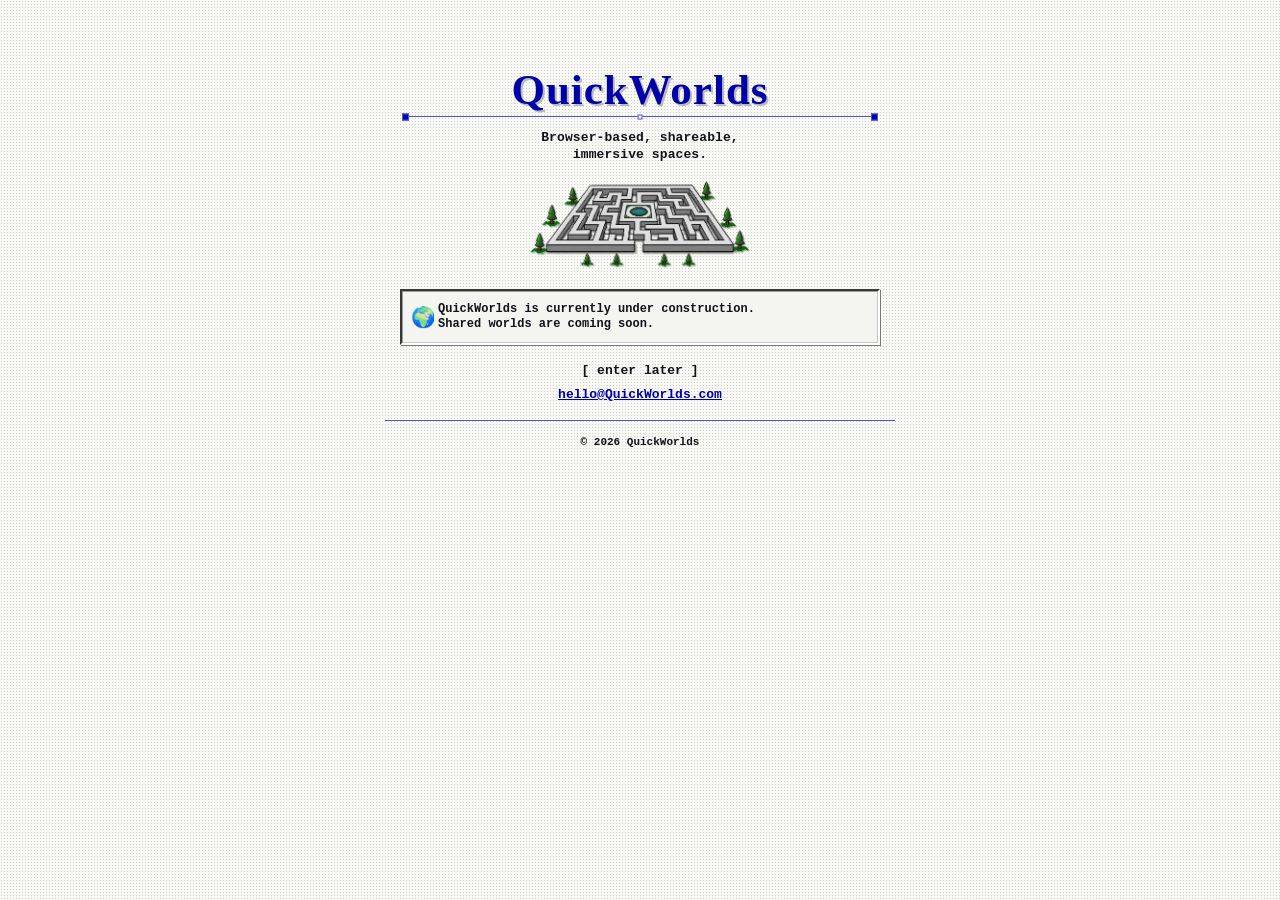
<file: index.html>
<!doctype html>
<html lang="en">
  <head>
    <meta charset="utf-8">
    <meta name="viewport" content="width=device-width, initial-scale=1">
    <meta name="description" content="QuickWorlds — browser-based, shareable, immersive spaces. Shared worlds are coming soon.">
    <meta name="theme-color" content="#f8f8f4">
    <title>QuickWorlds</title>
    <link rel="icon" href="favicon.svg?v=qw-1" type="image/svg+xml">
    <link rel="stylesheet" href="styles.css?v=20260902-1">
  </head>
  <body>
    <main class="page-shell">
      <header class="site-header">
        <h1>QuickWorlds</h1>
        <div class="rule rule--ornamented" aria-hidden="true">
          <span></span>
        </div>
        <p class="subtitle">Browser-based, shareable,<br>immersive spaces.</p>
      </header>

      <figure class="labyrinth">
        <a
          href="worlds/grass-field/index.html?build=20260912-embodiment&amp;offline=1"
          data-quickworlds-loading
          data-quickworld-url="worlds/grass-field/releases/20260912-embodiment/"
          data-quickworld-return="./"
          data-canonical-quicktheme
          aria-label="Enter the Grass Field QuickWorld"
        >
          <img
            src="assets/labyrinth-selected-transparent.png"
            width="1825"
            height="862"
            alt="A pixel-art stone labyrinth with evergreen trees, a central pool, and a front entrance"
          >
        </a>
      </figure>

      <section class="status-box" aria-labelledby="construction-message">
        <span class="globe" aria-hidden="true">🌍</span>
        <p id="construction-message">
          QuickWorlds is currently under construction.<br>
          Shared worlds are coming soon.
        </p>
      </section>

      <p class="enter-link">
        <span>[ enter later ]</span>
      </p>

      <p class="mobile-world-message" data-mobile-world-message tabindex="-1" hidden>
        This QuickWorld is currently available on desktop. Mobile worlds are coming later.
      </p>

      <section id="coming-soon" class="visually-hidden" aria-label="Coming soon">
        Shared worlds are coming soon.
      </section>

      <p class="contact-link">
        <a href="mailto:hello@quickworlds.com">hello@QuickWorlds.com</a>
      </p>

      <footer>
        <div class="rule" aria-hidden="true"></div>
        <p>&copy; 2026 QuickWorlds</p>
      </footer>
    </main>

    <div
      class="loading-overlay"
      data-loading-overlay
      role="dialog"
      aria-label="QuickWorlds loading sequence"
      aria-modal="true"
      hidden
    >
      <canvas
        class="loading-logo"
        data-loading-logo
        width="1874"
        height="839"
        aria-hidden="true"
      ></canvas>
    </div>

    <script src="loading-demo.js?v=20260908-intro-motion"></script>
  </body>
</html>
</file>
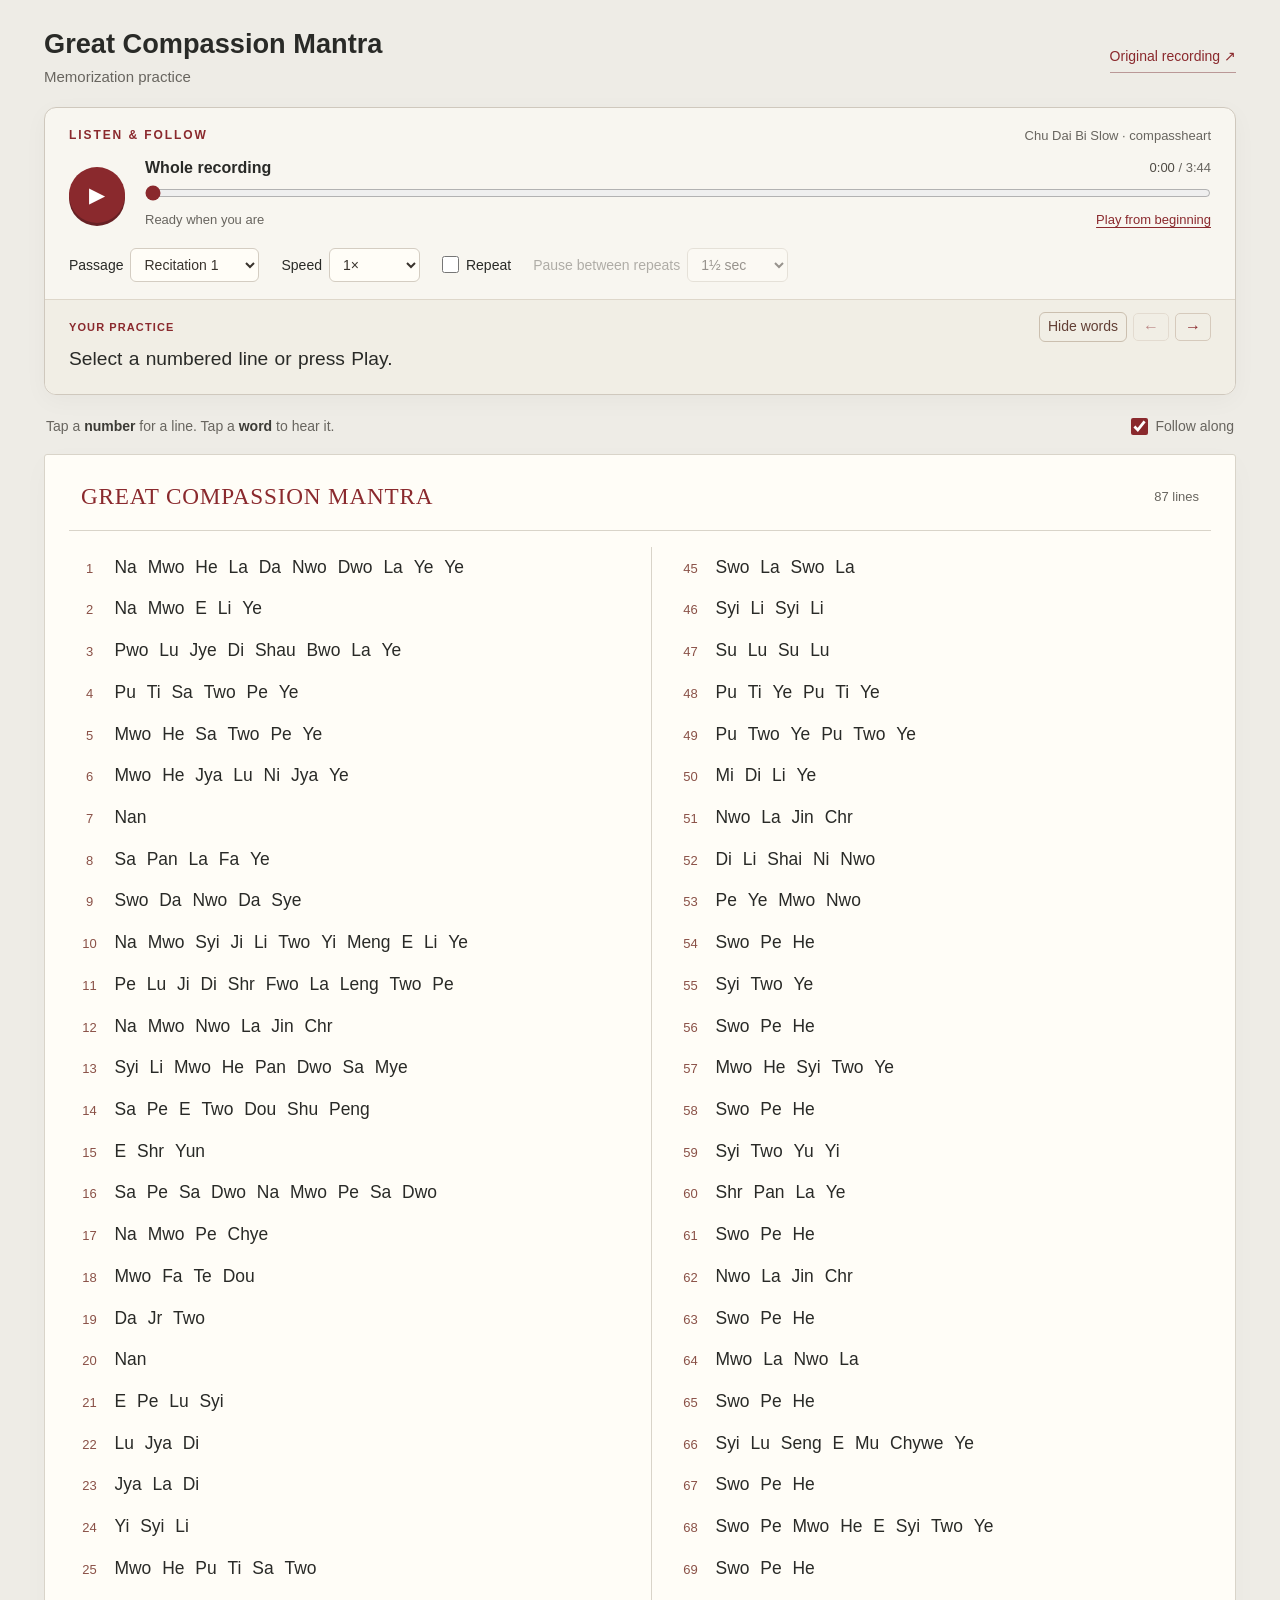
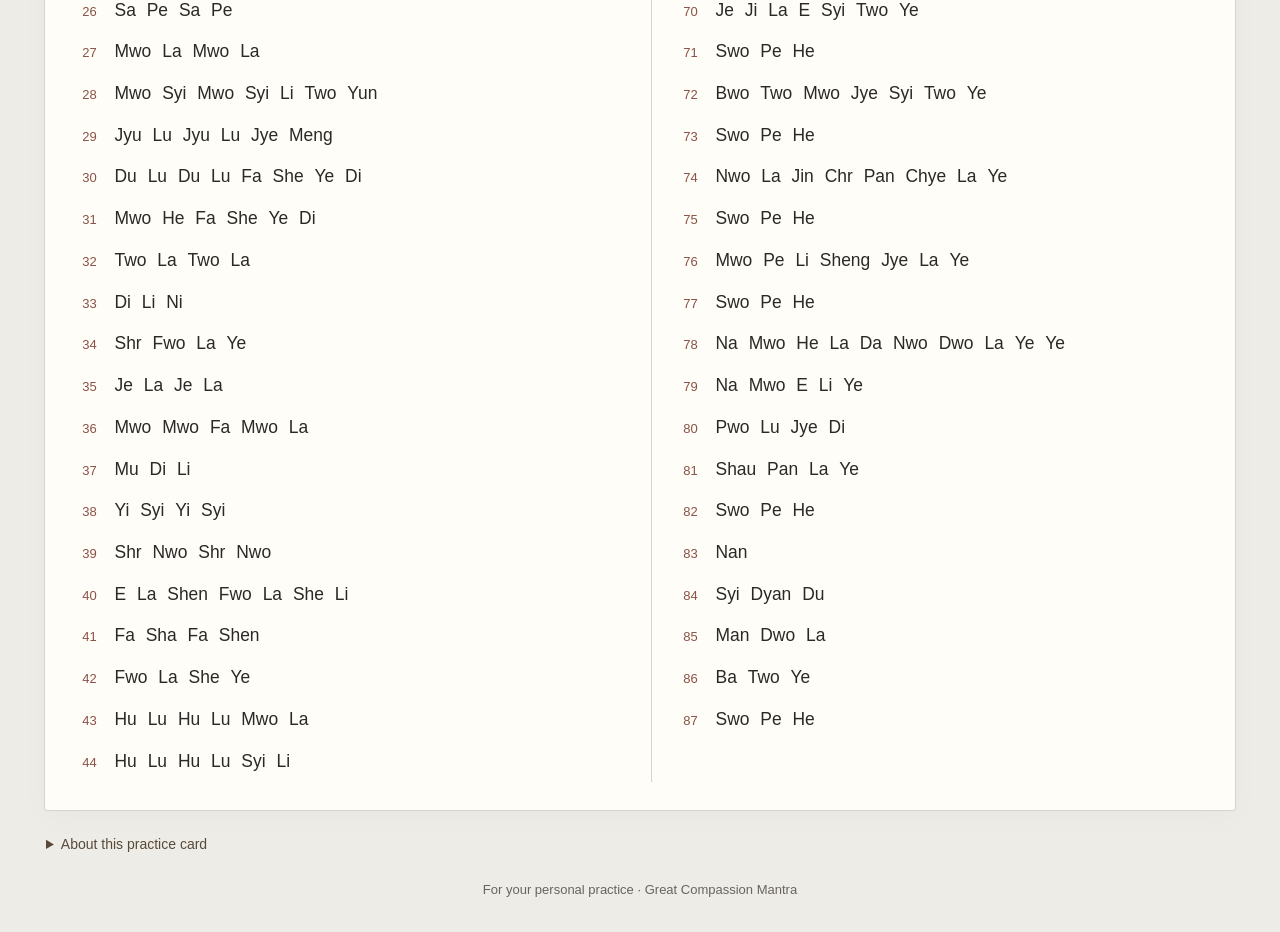
<file: greatcompassion/index.html>
<!doctype html>
<html lang="en"><head><meta charset="utf-8"><meta name="viewport" content="width=device-width, initial-scale=1"><meta name="theme-color" content="#8a292d"><title>Great Compassion Mantra · Memorization Practice</title><meta name="description" content="Listen, follow the chant card, and repeat individual lines or words from the compassheart recording of the Great Compassion mantra."><link rel="icon" type="image/svg+xml" href="data:image/svg+xml,%3Csvg xmlns='http://www.w3.org/2000/svg' viewBox='0 0 32 32'%3E%3Crect width='32' height='32' rx='8' fill='%238a292d'/%3E%3Ccircle cx='16' cy='16' r='9' fill='none' stroke='%23fff4df' stroke-width='2'/%3E%3Ccircle cx='16' cy='16' r='3' fill='%23fff4df'/%3E%3C/svg%3E"><link rel="stylesheet" href="style.css?v=5"></head>
<body><header><div class="brand"><div><h1>Great Compassion Mantra</h1><p class="subtitle">Memorization practice</p></div></div><a class="source" href="https://soundcloud.com/compassheart/chu-dai-bi-slow" target="_blank" rel="noopener">Original recording ↗</a></header>
<main>
<section class="player" aria-label="Practice controls" data-state="ready">
<div class="player-top"><p class="eyebrow" id="mode-label">LISTEN &amp; FOLLOW</p><span class="recording-label">Chu Dai Bi Slow · compassheart</span></div>
<div class="transport"><button class="play-button" id="play" type="button" aria-label="Play recording" disabled><span id="play-icon" aria-hidden="true">▶</span></button><div class="timeline"><div class="transport-title"><strong id="selection-label">Whole recording</strong><span id="clock">0:00 <span>/ 3:44</span></span></div><input id="seek" type="range" min="0" max="224.028" step="0.01" value="0" aria-label="Position in recording" aria-valuetext="0:00"><div class="transport-caption"><span id="status" role="status" aria-live="polite">Loading the practice card…</span><button class="text-button" id="whole" type="button">Play from beginning</button></div></div></div>
<div class="options"><label>Passage <select id="passage" aria-label="Recording passage"></select></label><label>Speed <select id="speed" aria-label="Playback speed"><option value="0.65">0.65×</option><option value="0.8">0.8×</option><option value="1" selected>1×</option></select></label><label class="check-label"><input id="repeat" type="checkbox">Repeat</label><label id="gap-label">Pause between repeats <select id="gap" aria-label="Pause between repeats"><option value="0.5">½ sec</option><option value="1.5" selected>1½ sec</option><option value="3">3 sec</option><option value="5">5 sec</option></select></label></div>
<div class="focus-strip"><div class="focus-label"><span id="focus-number">YOUR PRACTICE</span><div class="line-nav"><button class="subtle-button" id="hide" type="button" aria-pressed="false">Hide words</button><button id="previous" class="icon-button" aria-label="Play previous line" type="button">←</button><button id="next" class="icon-button" aria-label="Play next line" type="button">→</button></div></div><div id="focus-words" class="focus-words">Select a numbered line or press Play.</div></div>
<p id="error" class="error" role="alert" hidden></p>
</section>
<div class="card-tools"><p>Tap a <strong>number</strong> for a line. Tap a <strong>word</strong> to hear it.</p><div class="card-options"><label class="check-label"><input id="follow" type="checkbox" checked>Follow along</label></div></div>
<section class="chant-card" aria-label="Numbered mantra card"><div class="card-heading"><h2>Great Compassion Mantra</h2><span>87 lines</span></div><div class="columns" id="lines"></div></section>
<details class="practice-note"><summary>About this practice card</summary><p>The spelling and numbering follow your photographed card, including repeated phrases. Every clip uses the voice in <a href="https://soundcloud.com/compassheart/chu-dai-bi-slow" target="_blank" rel="noopener">compassheart’s original recording</a>.</p><p id="timing-note">Slower playback keeps the original vocal pitch. Word timings are automatically matched to the recording. Words join together naturally in chanting; a word clip may include a little of its neighboring sound. Use the line button to hear it in context.</p><p>Try listening to a line, turning on Repeat, and saying it in the pause. When it feels familiar, hide the words and recall it. Space plays or pauses; Escape stops playback.</p></details>
</main><footer>For your personal practice · Great Compassion Mantra</footer>
<script type="module" src="app.js?v=5"></script></body></html>
</file>
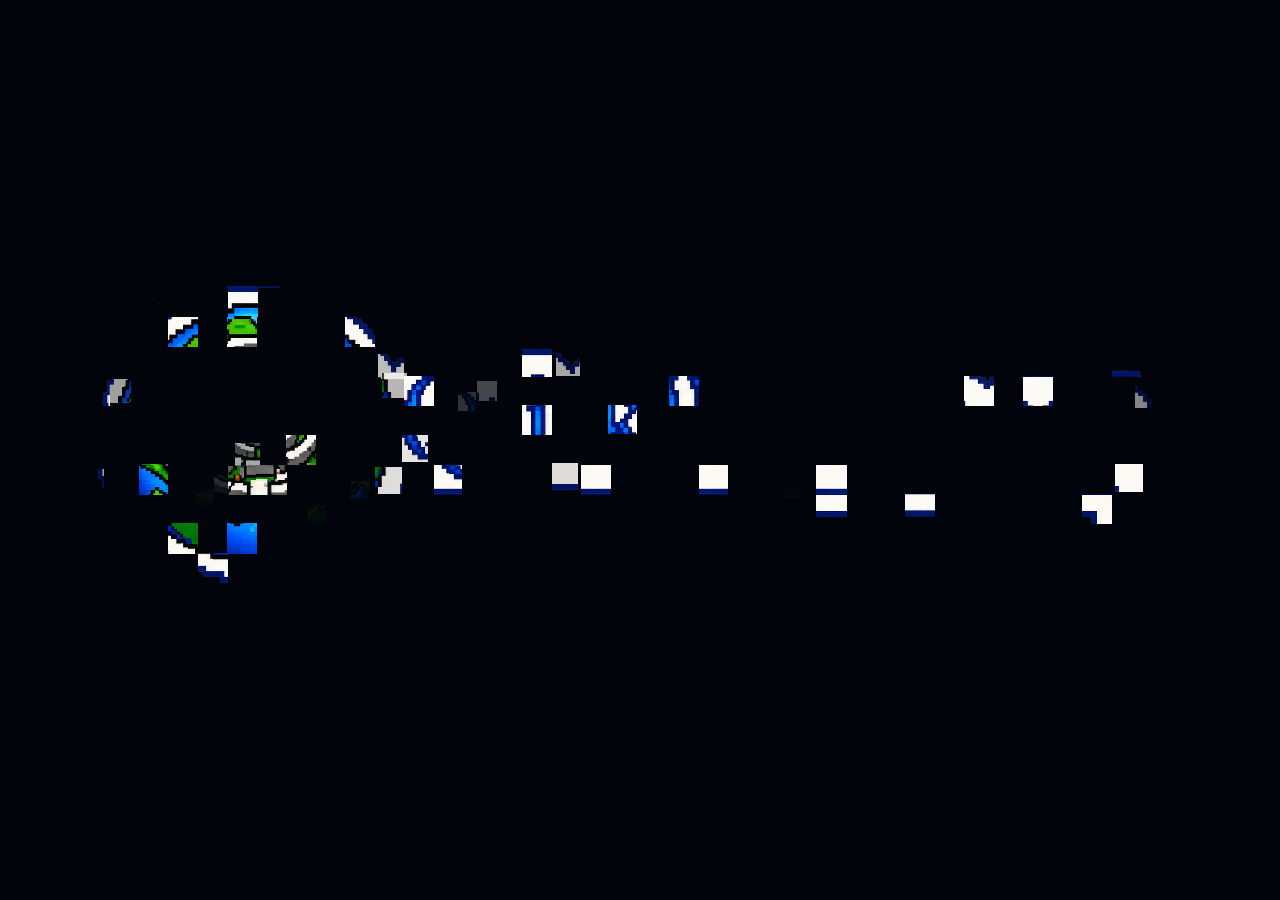
<file: test/index.html>
<!doctype html>
<html lang="en">
<head>
  <meta charset="utf-8">
  <meta name="viewport" content="width=device-width, initial-scale=1">
  <meta name="robots" content="noindex, nofollow">
  <title>QuickWorlds — Test</title>
  <link rel="stylesheet" href="../styles.css?v=20260902-1">
  <style>
    [hidden] { display: none !important; }
    body { margin: 0; background: #030817; color: #cedbf1; font: 16px/1.65 system-ui, sans-serif; }
    main { max-width: 560px; margin: 12vh auto; padding: 24px; }
    h1 { font-size: 26px; font-weight: 500; }
    a { display: inline-block; color: #030817; background: #cedbf1; padding: 12px 22px; border-radius: 4px; text-decoration: none; }
    small { color: #9eb2d4; }
  </style>
</head>
<body><main hidden>
  <small>QUICKWORLDS · DEVICE TESTING</small>
  <h1>Grass Field</h1>
  <p>Candidate: Adaptive Quality v1 · September 8, 2026</p>
  <p>Explore on a laptop or desktop with a keyboard and mouse. Press F10 for Settings and compare Auto, High, Balanced, Low, and Safe graphics quality. Some laptops require Fn + F10.</p>
  <p><a href="builds/20260908-adaptive-quality/?offline=1">Enter test world</a></p>
  <p><small>Single-player testing. Everyone opens their own session. This candidate may change as development continues. Share this page to test on another device; no certificate installation is needed.</small></p>
</main>
<a hidden data-quickworlds-loading data-canonical-quicktheme data-quickworld-url="builds/20260909-terrain-distance/" href="builds/20260909-terrain-distance/?offline=1">Enter</a>
<p class="mobile-world-message" data-mobile-world-message tabindex="-1" hidden>This QuickWorld currently requires a desktop or laptop with keyboard and mouse.</p>
<div class="loading-overlay" data-loading-overlay role="status" aria-label="QuickWorlds loading sequence" hidden>
  <canvas class="loading-logo" data-loading-logo width="1874" height="839" aria-hidden="true"></canvas>
</div>
<noscript>JavaScript is required to load this QuickWorld.</noscript>
<script src="../loading-demo.js?v=20260908-intro-motion"></script>
<script>document.querySelector('[data-quickworlds-loading]').click();</script>
</body>
</html>
</file>
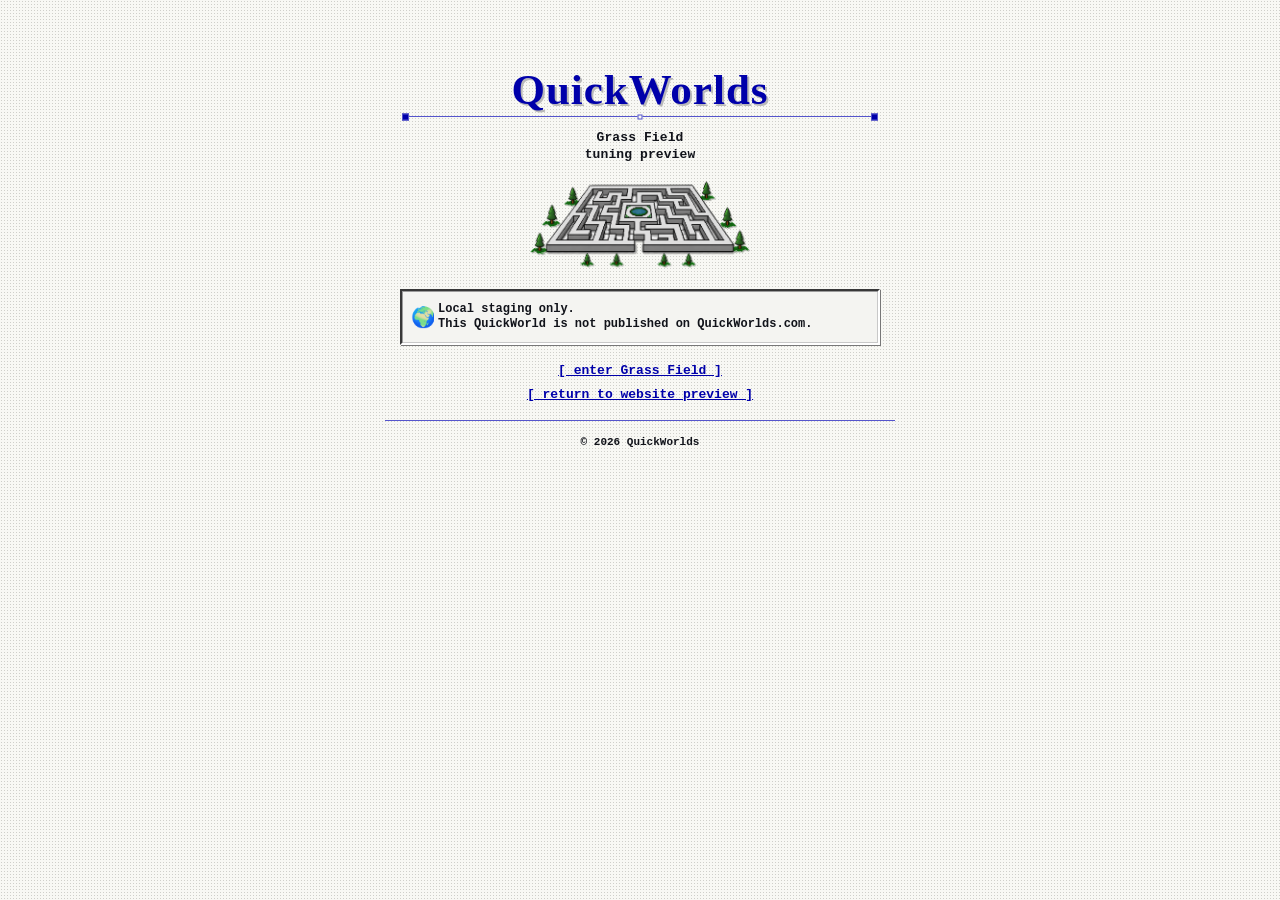
<file: staging/grass-field/index.html>
<!doctype html>
<html lang="en">
  <head>
    <meta charset="utf-8">
    <meta name="viewport" content="width=device-width, initial-scale=1">
    <meta name="robots" content="noindex,nofollow">
    <meta name="theme-color" content="#f8f8f4">
    <title>QuickWorlds — Grass Field tuning preview</title>
    <link rel="icon" href="../../favicon.svg" type="image/svg+xml">
    <link rel="stylesheet" href="../../styles.css">
  </head>
  <body>
    <main class="page-shell">
      <header class="site-header">
        <h1>QuickWorlds</h1>
        <div class="rule rule--ornamented" aria-hidden="true"><span></span></div>
        <p class="subtitle">Grass Field<br>tuning preview</p>
      </header>

      <figure class="labyrinth">
        <img
          src="../../assets/labyrinth-selected-transparent.png"
          width="1825"
          height="862"
          alt="A pixel-art stone labyrinth with evergreen trees, a central pool, and a front entrance"
        >
      </figure>

      <section class="status-box" aria-labelledby="preview-message">
        <span class="globe" aria-hidden="true">🌍</span>
        <p id="preview-message">
          Local staging only.<br>
          This QuickWorld is not published on QuickWorlds.com.
        </p>
      </section>

      <p class="enter-link">
        <a
          href="../../worlds/grass-field/index.html?build=20260904-7&amp;offline=1"
          data-quickworlds-loading
          data-quickworld-url="../../worlds/grass-field/index.html?build=20260904-7"
          data-quickworld-return="./"
          data-canonical-quicktheme
        >[ enter Grass Field ]</a>
      </p>

      <p class="mobile-world-message" data-mobile-world-message tabindex="-1" hidden>
        This QuickWorld is currently available on desktop. Mobile worlds are coming later.
      </p>

      <p class="contact-link"><a href="../../">[ return to website preview ]</a></p>

      <footer>
        <div class="rule" aria-hidden="true"></div>
        <p>&copy; 2026 QuickWorlds</p>
      </footer>
    </main>

    <div
      class="loading-overlay"
      data-loading-overlay
      role="dialog"
      aria-label="QuickWorlds loading sequence"
      aria-modal="true"
      hidden
    >
      <canvas
        class="loading-logo"
        data-loading-logo
        width="1874"
        height="839"
        aria-hidden="true"
      ></canvas>
    </div>

    <script src="../../loading-demo.js?v=20260904-4"></script>
  </body>
</html>
</file>
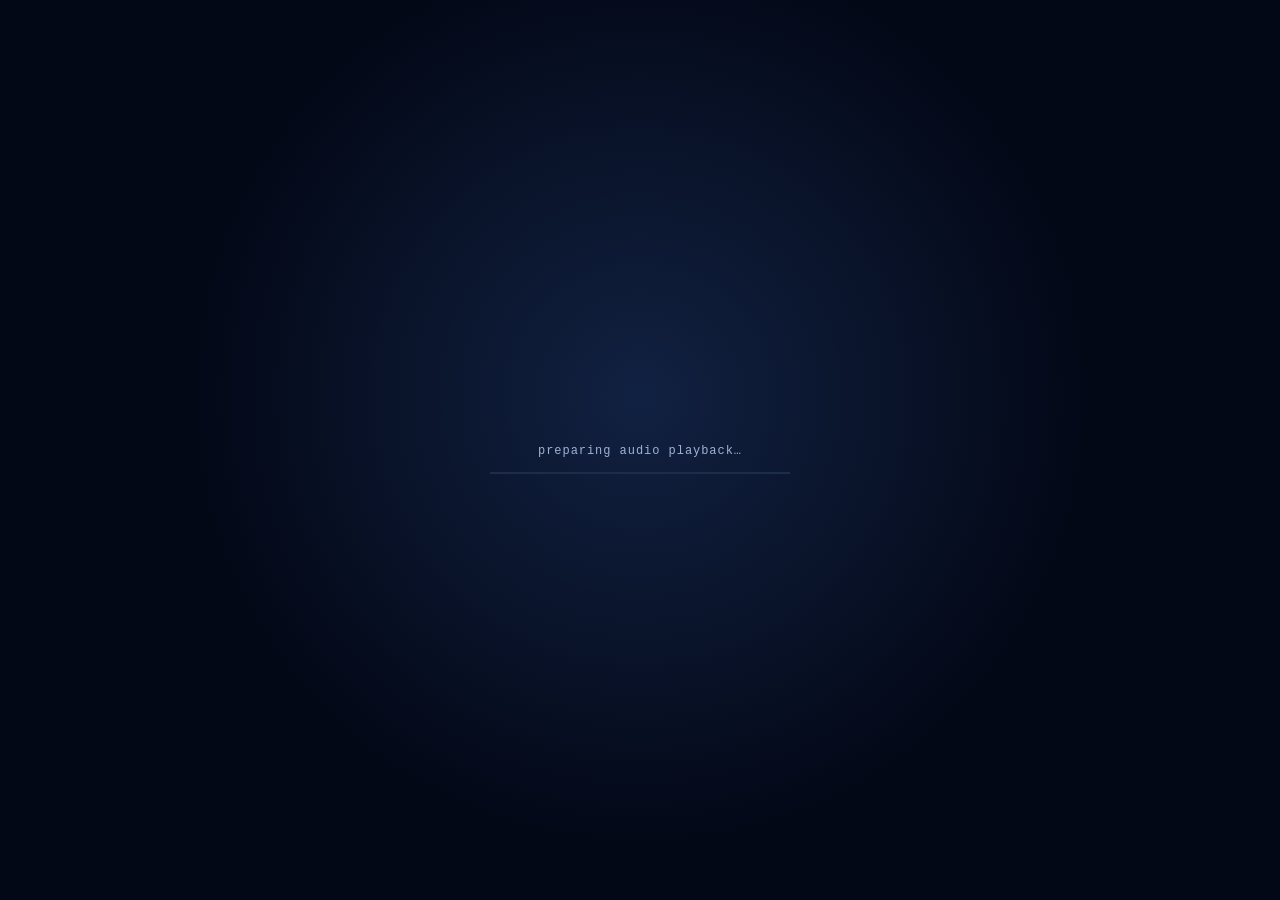
<file: worlds/grass-field/index.html>
<!doctype html>
<html lang="en"><head><meta charset="utf-8"><title>QuickWorlds</title><meta name="viewport" content="width=device-width, initial-scale=1"><style>body{background:#030817;color:#cedbf1;font:16px system-ui}</style></head>
<body><p>Loading Grass Field…</p><script>
const destination = new URL('releases/20260912-embodiment/', location.href);
destination.search = location.search;
destination.searchParams.set('offline', '1');
destination.searchParams.delete('audio_samples');
location.replace(destination.href);
</script><noscript>JavaScript is required to enter QuickWorlds.</noscript></body></html>
</file>
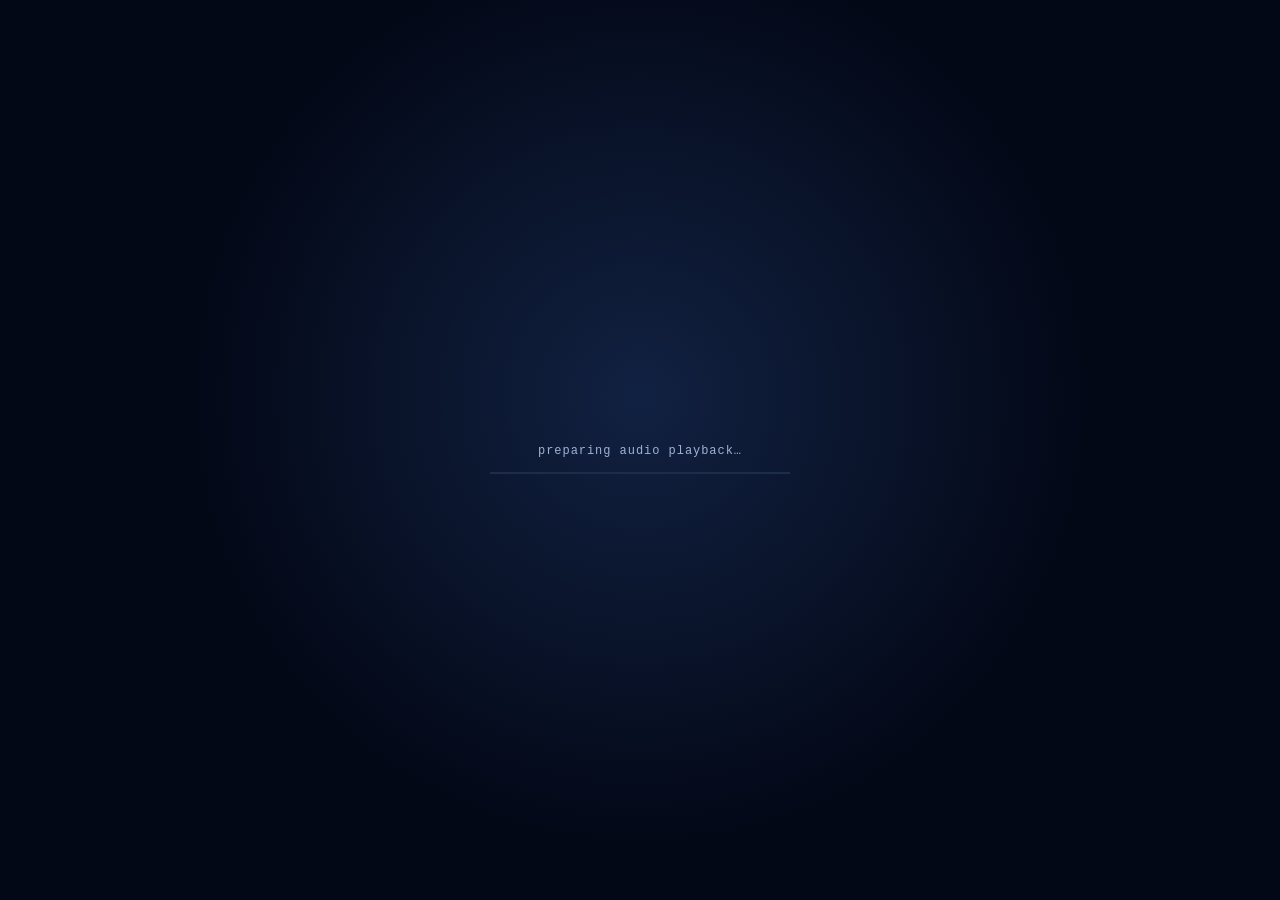
<file: test/builds/20260908-threaded-audio/index.html>
<!doctype html>
<html lang="en">
  <head>
    <meta charset="utf-8">
    <meta name="viewport" content="width=device-width, user-scalable=no, initial-scale=1.0">
    <meta name="theme-color" content="#030817">
    <title>QuickWorlds</title>
    <style>
      html, body, #canvas {
        width: 100%;
        height: 100%;
        margin: 0;
        padding: 0;
        border: 0;
      }

      body {
        overflow: hidden;
        background: #030817;
        color: #cedbf1;
        touch-action: none;
      }

      #canvas {
        display: block;
      }

      #canvas:focus {
        outline: none;
      }

      #quickworlds-loading {
        position: fixed;
        inset: 0;
        z-index: 10;
        display: grid;
        place-items: center;
        overflow: hidden;
        background:
          radial-gradient(circle at 50% 44%, rgba(23, 43, 82, 0.72), transparent 55%),
          #030817;
        transition: opacity 800ms ease;
      }

      #quickworlds-loading.ready {
        opacity: 0;
        pointer-events: none;
      }

      #quickworlds-loading.notice {
        background: #101b32;
      }

      #quickworlds-ending {
        position: fixed;
        inset: 0;
        z-index: 20;
        display: grid;
        place-items: center;
        background:
          radial-gradient(circle at 50% 44%, rgba(23, 43, 82, 0.72), transparent 55%),
          #030817;
        color: #9eb2d4;
        opacity: 0;
        visibility: hidden;
        transition: opacity 650ms ease;
        font: 12px/1.4 "Courier New", monospace;
        letter-spacing: 0.08em;
        text-align: center;
      }

      #quickworlds-ending.visible {
        opacity: 1;
        visibility: visible;
      }

      .quickworlds-loading__inner {
        width: min(72vw, 420px);
        text-align: center;
      }

      #quickworlds-loading-state {
        min-height: 1.4em;
        margin: 1.1rem 0 0;
        color: #9eb2d4;
        font: 12px/1.4 "Courier New", monospace;
        letter-spacing: 0.08em;
      }

      #quickworlds-loading-progress {
        width: min(46vw, 300px);
        height: 2px;
        margin: 0.75rem auto 0;
        overflow: hidden;
        background: #1c2c4b;
      }

      #quickworlds-loading-progress span {
        display: block;
        width: 0;
        height: 100%;
        background: #7fa6dc;
        transition: width 120ms linear;
      }

    </style>
    <link id="-gd-engine-icon" rel="icon" type="image/png" href="index.icon.png" />
<link rel="apple-touch-icon" href="index.apple-touch-icon.png"/>
<link rel="manifest" href="index.manifest.json">

  </head>
  <body>
    <canvas id="canvas">Your browser does not support the canvas tag.</canvas>
    <noscript>Your browser does not support JavaScript.</noscript>

    <div id="quickworlds-loading" role="status" aria-live="polite">
      <div class="quickworlds-loading__inner">
        <p id="quickworlds-loading-state">loading Grass Field…</p>
        <div id="quickworlds-loading-progress" aria-hidden="true"><span></span></div>
      </div>
    </div>

    <div id="quickworlds-ending" role="status" aria-live="polite">
      QUICKWORLDS COMING SOON
    </div>

    <script src="index.js"></script>
    <script>
      (() => {
        "use strict";

        const config = {"args":[],"canvasResizePolicy":2,"emscriptenPoolSize":8,"ensureCrossOriginIsolationHeaders":true,"executable":"index","experimentalVK":false,"fileSizes":{"index.pck":32985756,"index.wasm":38820072},"focusCanvas":false,"gdextensionLibs":[],"godotPoolSize":4,"serviceWorker":"index.service.worker.js"};
        config.mainPack = "index.pck?v=20260908-grass-field-v1-laptop";
        config.fileSizes[config.mainPack] = config.fileSizes["index.pck"];
        const overlay = document.getElementById("quickworlds-loading");
        const state = document.getElementById("quickworlds-loading-state");
        const progress = document.querySelector("#quickworlds-loading-progress span");
        const ending = document.getElementById("quickworlds-ending");

        window.addEventListener("quickworld-exited", () => {
          ending.classList.add("visible");
        }, { once: true });

        const fail = (error) => {
          console.error(error);
          overlay.classList.add("notice");
          state.textContent = error instanceof Error ? error.message : String(error);
        };

        window.addEventListener("quickworld-ready", () => {
          state.textContent = "Grass Field";
          progress.style.width = "100%";
          overlay.classList.add("ready");
          window.setTimeout(() => {
            overlay.remove();
          }, 850);
        }, { once: true });

        const engine = new Engine(config);
        const missing = Engine.getMissingFeatures({ threads: true });
        if (missing.length) {
          if (config.serviceWorker && window.isSecureContext && !navigator.serviceWorker.controller) {
            state.textContent = "preparing audio playback…";
            engine.installServiceWorker().then(() => Promise.race([
              navigator.serviceWorker.ready,
              new Promise((_, reject) => setTimeout(() => reject(new Error('Browser audio setup timed out. Please reload.')), 30000)),
            ])).then(() => {
              if (sessionStorage.getItem(location.pathname + ':isolation-retry')) {
                fail(new Error('Browser isolation could not be enabled. Please try another browser.'));
                return;
              }
              sessionStorage.setItem(location.pathname + ':isolation-retry', '1');
              location.reload();
            }).catch(fail);
            return;
          }
          fail(new Error(`This browser is missing: ${missing.join(", ")}`));
          return;
        }
        sessionStorage.removeItem(location.pathname + ':isolation-retry');
        engine.startGame({
          onProgress(current, total) {
            if (current > 0 && total > 0) {
              progress.style.width = `${Math.min(100, (current / total) * 100)}%`;
            }
          },
        }).catch(fail);
      })();
    </script>
  </body>
</html>
</file>
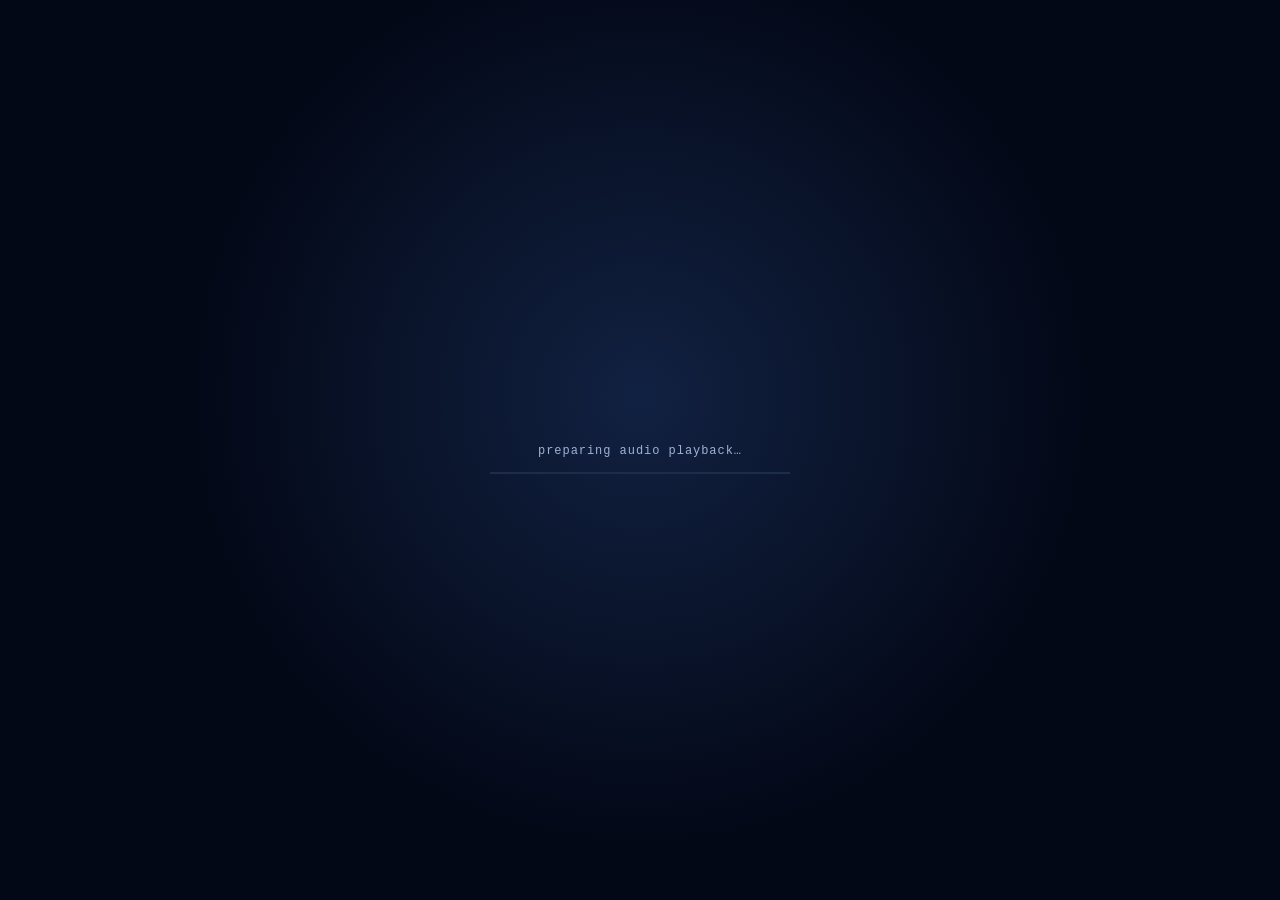
<file: test/builds/20260909-terrain-distance/index.html>
<!doctype html>
<html lang="en">
  <head>
    <meta charset="utf-8">
    <meta name="viewport" content="width=device-width, user-scalable=no, initial-scale=1.0">
    <meta name="theme-color" content="#030817">
    <title>QuickWorlds</title>
    <style>
      html, body, #canvas {
        width: 100%;
        height: 100%;
        margin: 0;
        padding: 0;
        border: 0;
      }

      body {
        overflow: hidden;
        background: #030817;
        color: #cedbf1;
        touch-action: none;
      }

      #canvas {
        display: block;
      }

      #canvas:focus {
        outline: none;
      }

      #quickworlds-loading {
        position: fixed;
        inset: 0;
        z-index: 10;
        display: grid;
        place-items: center;
        overflow: hidden;
        background:
          radial-gradient(circle at 50% 44%, rgba(23, 43, 82, 0.72), transparent 55%),
          #030817;
        transition: opacity 800ms ease;
      }

      #quickworlds-loading.ready {
        opacity: 0;
        pointer-events: none;
      }

      #quickworlds-loading.notice {
        background: #101b32;
      }

      #quickworlds-ending {
        position: fixed;
        inset: 0;
        z-index: 20;
        display: grid;
        place-items: center;
        background:
          radial-gradient(circle at 50% 44%, rgba(23, 43, 82, 0.72), transparent 55%),
          #030817;
        color: #9eb2d4;
        opacity: 0;
        visibility: hidden;
        transition: opacity 650ms ease;
        font: 12px/1.4 "Courier New", monospace;
        letter-spacing: 0.08em;
        text-align: center;
      }

      #quickworlds-ending.visible {
        opacity: 1;
        visibility: visible;
      }

      .quickworlds-loading__inner {
        width: min(72vw, 420px);
        text-align: center;
      }

      #quickworlds-loading-state {
        min-height: 1.4em;
        margin: 1.1rem 0 0;
        color: #9eb2d4;
        font: 12px/1.4 "Courier New", monospace;
        letter-spacing: 0.08em;
      }

      #quickworlds-loading-progress {
        width: min(46vw, 300px);
        height: 2px;
        margin: 0.75rem auto 0;
        overflow: hidden;
        background: #1c2c4b;
      }

      #quickworlds-loading-progress span {
        display: block;
        width: 0;
        height: 100%;
        background: #7fa6dc;
        transition: width 120ms linear;
      }

    </style>
    <link id="-gd-engine-icon" rel="icon" type="image/png" href="index.icon.png" />
<link rel="apple-touch-icon" href="index.apple-touch-icon.png"/>
<link rel="manifest" href="index.manifest.json">

  </head>
  <body>
    <canvas id="canvas">Your browser does not support the canvas tag.</canvas>
    <noscript>Your browser does not support JavaScript.</noscript>

    <div id="quickworlds-loading" role="status" aria-live="polite">
      <div class="quickworlds-loading__inner">
        <p id="quickworlds-loading-state">loading Grass Field…</p>
        <div id="quickworlds-loading-progress" aria-hidden="true"><span></span></div>
      </div>
    </div>

    <div id="quickworlds-ending" role="status" aria-live="polite">
      QUICKWORLDS COMING SOON
    </div>

    <script src="index.js"></script>
    <script>
      (() => {
        "use strict";

        const config = {"args":[],"canvasResizePolicy":2,"emscriptenPoolSize":8,"ensureCrossOriginIsolationHeaders":true,"executable":"index","experimentalVK":false,"fileSizes":{"index.pck":33355312,"index.wasm":38820072},"focusCanvas":false,"gdextensionLibs":[],"godotPoolSize":4,"serviceWorker":"index.service.worker.js"};
        config.mainPack = "index.pck?v=20260908-grass-field-v1-laptop";
        config.fileSizes[config.mainPack] = config.fileSizes["index.pck"];
        const overlay = document.getElementById("quickworlds-loading");
        const state = document.getElementById("quickworlds-loading-state");
        const progress = document.querySelector("#quickworlds-loading-progress span");
        const ending = document.getElementById("quickworlds-ending");

        window.addEventListener("quickworld-exited", () => {
          ending.classList.add("visible");
        }, { once: true });

        const fail = (error) => {
          console.error(error);
          overlay.classList.add("notice");
          state.textContent = error instanceof Error ? error.message : String(error);
        };

        window.addEventListener("quickworld-ready", () => {
          state.textContent = "Grass Field";
          progress.style.width = "100%";
          overlay.classList.add("ready");
          window.setTimeout(() => {
            overlay.remove();
          }, 850);
        }, { once: true });

        const engine = new Engine(config);
        const missing = Engine.getMissingFeatures({ threads: true });
        if (missing.length) {
          if (config.serviceWorker && window.isSecureContext && !navigator.serviceWorker.controller) {
            state.textContent = "preparing audio playback…";
            engine.installServiceWorker().then(() => Promise.race([
              navigator.serviceWorker.ready,
              new Promise((_, reject) => setTimeout(() => reject(new Error('Browser audio setup timed out. Please reload.')), 30000)),
            ])).then(() => {
              if (sessionStorage.getItem(location.pathname + ':isolation-retry')) {
                fail(new Error('Browser isolation could not be enabled. Please try another browser.'));
                return;
              }
              sessionStorage.setItem(location.pathname + ':isolation-retry', '1');
              location.reload();
            }).catch(fail);
            return;
          }
          fail(new Error(`This browser is missing: ${missing.join(", ")}`));
          return;
        }
        sessionStorage.removeItem(location.pathname + ':isolation-retry');
        engine.startGame({
          onProgress(current, total) {
            if (current > 0 && total > 0) {
              progress.style.width = `${Math.min(100, (current / total) * 100)}%`;
            }
          },
        }).catch(fail);
      })();
    </script>
  </body>
</html>
</file>
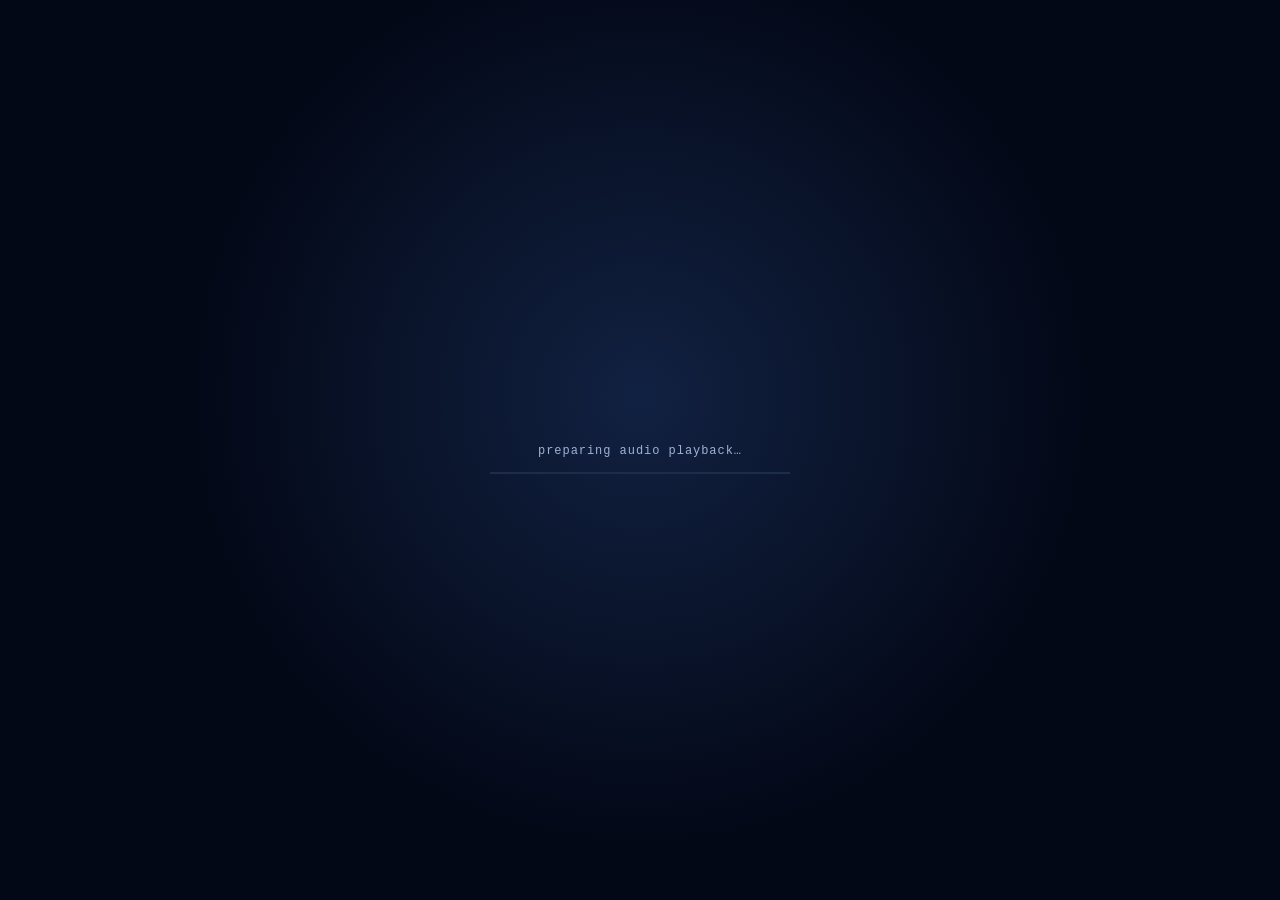
<file: worlds/grass-field/releases/20260908-moon/index.html>
<!doctype html>
<html lang="en">
  <head>
    <meta charset="utf-8">
    <meta name="viewport" content="width=device-width, user-scalable=no, initial-scale=1.0">
    <meta name="theme-color" content="#030817">
    <title>QuickWorlds</title>
    <style>
      html, body, #canvas {
        width: 100%;
        height: 100%;
        margin: 0;
        padding: 0;
        border: 0;
      }

      body {
        overflow: hidden;
        background: #030817;
        color: #cedbf1;
        touch-action: none;
      }

      #canvas {
        display: block;
      }

      #canvas:focus {
        outline: none;
      }

      #quickworlds-loading {
        position: fixed;
        inset: 0;
        z-index: 10;
        display: grid;
        place-items: center;
        overflow: hidden;
        background:
          radial-gradient(circle at 50% 44%, rgba(23, 43, 82, 0.72), transparent 55%),
          #030817;
        transition: opacity 800ms ease;
      }

      #quickworlds-loading.ready {
        opacity: 0;
        pointer-events: none;
      }

      #quickworlds-loading.notice {
        background: #101b32;
      }

      #quickworlds-ending {
        position: fixed;
        inset: 0;
        z-index: 20;
        display: grid;
        place-items: center;
        background:
          radial-gradient(circle at 50% 44%, rgba(23, 43, 82, 0.72), transparent 55%),
          #030817;
        color: #9eb2d4;
        opacity: 0;
        visibility: hidden;
        transition: opacity 650ms ease;
        font: 12px/1.4 "Courier New", monospace;
        letter-spacing: 0.08em;
        text-align: center;
      }

      #quickworlds-ending.visible {
        opacity: 1;
        visibility: visible;
      }

      .quickworlds-loading__inner {
        width: min(72vw, 420px);
        text-align: center;
      }

      #quickworlds-loading-state {
        min-height: 1.4em;
        margin: 1.1rem 0 0;
        color: #9eb2d4;
        font: 12px/1.4 "Courier New", monospace;
        letter-spacing: 0.08em;
      }

      #quickworlds-loading-progress {
        width: min(46vw, 300px);
        height: 2px;
        margin: 0.75rem auto 0;
        overflow: hidden;
        background: #1c2c4b;
      }

      #quickworlds-loading-progress span {
        display: block;
        width: 0;
        height: 100%;
        background: #7fa6dc;
        transition: width 120ms linear;
      }

    </style>
    <link id="-gd-engine-icon" rel="icon" type="image/png" href="index.icon.png" />
<link rel="apple-touch-icon" href="index.apple-touch-icon.png"/>
<link rel="manifest" href="index.manifest.json">

  </head>
  <body>
    <canvas id="canvas">Your browser does not support the canvas tag.</canvas>
    <noscript>Your browser does not support JavaScript.</noscript>

    <div id="quickworlds-loading" role="status" aria-live="polite">
      <div class="quickworlds-loading__inner">
        <p id="quickworlds-loading-state">loading Grass Field…</p>
        <div id="quickworlds-loading-progress" aria-hidden="true"><span></span></div>
      </div>
    </div>

    <div id="quickworlds-ending" role="status" aria-live="polite">
      QUICKWORLDS COMING SOON
    </div>

    <script src="index.js"></script>
    <script>
      (() => {
        "use strict";

        const config = {"args":[],"canvasResizePolicy":2,"emscriptenPoolSize":8,"ensureCrossOriginIsolationHeaders":true,"executable":"index","experimentalVK":false,"fileSizes":{"index.pck":32985708,"index.wasm":38820072},"focusCanvas":false,"gdextensionLibs":[],"godotPoolSize":4,"serviceWorker":"index.service.worker.js"};
        config.mainPack = "index.pck?v=20260908-grass-field-v1-laptop";
        config.fileSizes[config.mainPack] = config.fileSizes["index.pck"];
        const overlay = document.getElementById("quickworlds-loading");
        const state = document.getElementById("quickworlds-loading-state");
        const progress = document.querySelector("#quickworlds-loading-progress span");
        const ending = document.getElementById("quickworlds-ending");

        window.addEventListener("quickworld-exited", () => {
          ending.classList.add("visible");
        }, { once: true });

        const fail = (error) => {
          console.error(error);
          overlay.classList.add("notice");
          state.textContent = error instanceof Error ? error.message : String(error);
        };

        window.addEventListener("quickworld-ready", () => {
          state.textContent = "Grass Field";
          progress.style.width = "100%";
          overlay.classList.add("ready");
          window.setTimeout(() => {
            overlay.remove();
          }, 850);
        }, { once: true });

        const engine = new Engine(config);
        const missing = Engine.getMissingFeatures({ threads: true });
        if (missing.length) {
          if (config.serviceWorker && window.isSecureContext && !navigator.serviceWorker.controller) {
            state.textContent = "preparing audio playback…";
            engine.installServiceWorker().then(() => Promise.race([
              navigator.serviceWorker.ready,
              new Promise((_, reject) => setTimeout(() => reject(new Error('Browser audio setup timed out. Please reload.')), 30000)),
            ])).then(() => {
              if (sessionStorage.getItem(location.pathname + ':isolation-retry')) {
                fail(new Error('Browser isolation could not be enabled. Please try another browser.'));
                return;
              }
              sessionStorage.setItem(location.pathname + ':isolation-retry', '1');
              location.reload();
            }).catch(fail);
            return;
          }
          fail(new Error(`This browser is missing: ${missing.join(", ")}`));
          return;
        }
        sessionStorage.removeItem(location.pathname + ':isolation-retry');
        engine.startGame({
          onProgress(current, total) {
            if (current > 0 && total > 0) {
              progress.style.width = `${Math.min(100, (current / total) * 100)}%`;
            }
          },
        }).catch(fail);
      })();
    </script>
  </body>
</html>
</file>
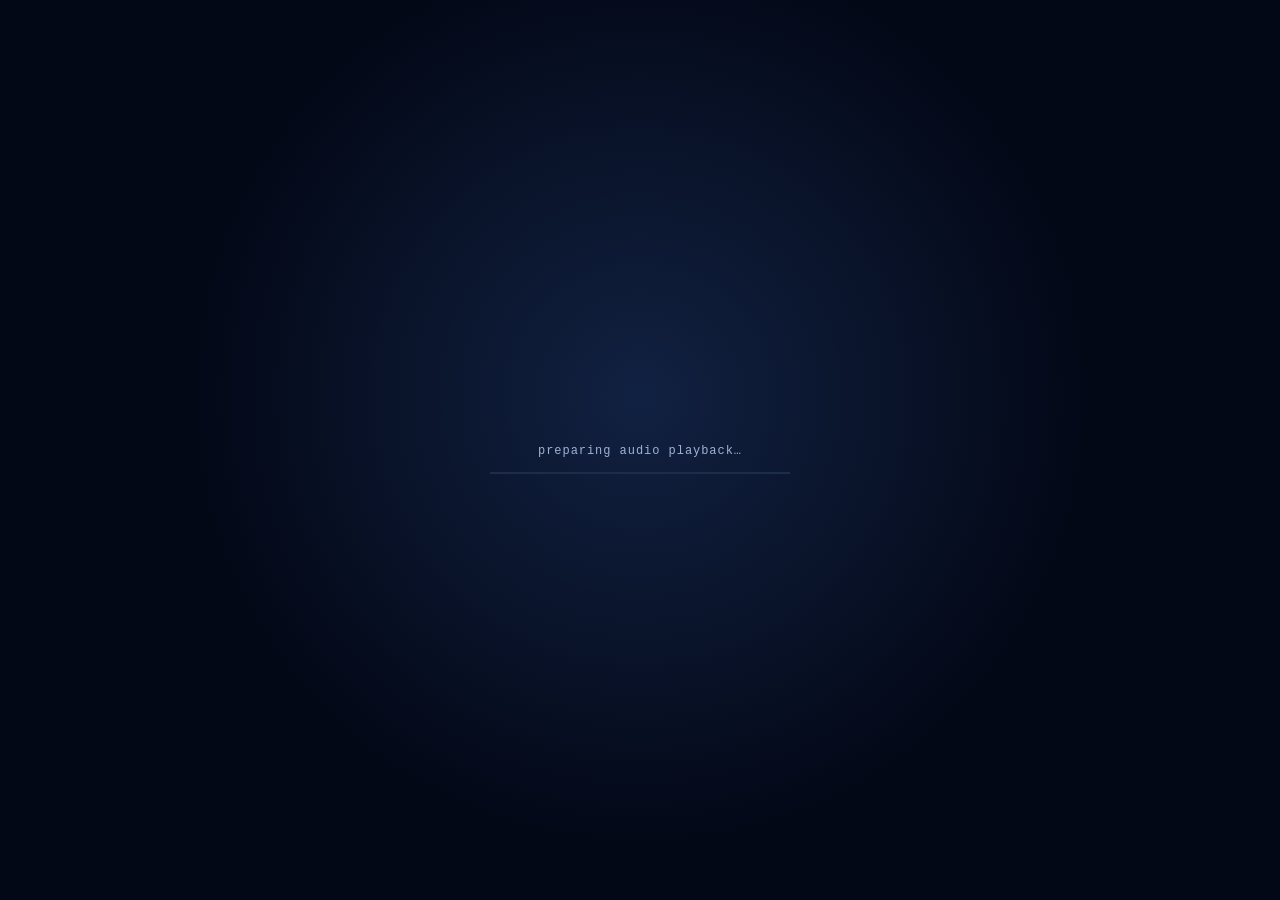
<file: worlds/grass-field/releases/20260909-desktop/index.html>
<!doctype html>
<html lang="en">
  <head>
    <meta charset="utf-8">
    <meta name="viewport" content="width=device-width, user-scalable=no, initial-scale=1.0">
    <meta name="theme-color" content="#030817">
    <title>QuickWorlds</title>
    <style>
      html, body, #canvas {
        width: 100%;
        height: 100%;
        margin: 0;
        padding: 0;
        border: 0;
      }

      body {
        overflow: hidden;
        background: #030817;
        color: #cedbf1;
        touch-action: none;
      }

      #canvas {
        display: block;
      }

      #canvas:focus {
        outline: none;
      }

      #quickworlds-loading {
        position: fixed;
        inset: 0;
        z-index: 10;
        display: grid;
        place-items: center;
        overflow: hidden;
        background:
          radial-gradient(circle at 50% 44%, rgba(23, 43, 82, 0.72), transparent 55%),
          #030817;
        transition: opacity 800ms ease;
      }

      #quickworlds-loading.ready {
        opacity: 0;
        pointer-events: none;
      }

      #quickworlds-loading.notice {
        background: #101b32;
      }

      #quickworlds-ending {
        position: fixed;
        inset: 0;
        z-index: 20;
        display: grid;
        place-items: center;
        background:
          radial-gradient(circle at 50% 44%, rgba(23, 43, 82, 0.72), transparent 55%),
          #030817;
        color: #9eb2d4;
        opacity: 0;
        visibility: hidden;
        transition: opacity 650ms ease;
        font: 12px/1.4 "Courier New", monospace;
        letter-spacing: 0.08em;
        text-align: center;
      }

      #quickworlds-ending.visible {
        opacity: 1;
        visibility: visible;
      }

      .quickworlds-loading__inner {
        width: min(72vw, 420px);
        text-align: center;
      }

      #quickworlds-loading-state {
        min-height: 1.4em;
        margin: 1.1rem 0 0;
        color: #9eb2d4;
        font: 12px/1.4 "Courier New", monospace;
        letter-spacing: 0.08em;
      }

      #quickworlds-loading-progress {
        width: min(46vw, 300px);
        height: 2px;
        margin: 0.75rem auto 0;
        overflow: hidden;
        background: #1c2c4b;
      }

      #quickworlds-loading-progress span {
        display: block;
        width: 0;
        height: 100%;
        background: #7fa6dc;
        transition: width 120ms linear;
      }

    </style>
    <link id="-gd-engine-icon" rel="icon" type="image/png" href="index.icon.png" />
<link rel="apple-touch-icon" href="index.apple-touch-icon.png"/>
<link rel="manifest" href="index.manifest.json">

  </head>
  <body>
    <canvas id="canvas">Your browser does not support the canvas tag.</canvas>
    <noscript>Your browser does not support JavaScript.</noscript>

    <div id="quickworlds-loading" role="status" aria-live="polite">
      <div class="quickworlds-loading__inner">
        <p id="quickworlds-loading-state">loading Grass Field…</p>
        <div id="quickworlds-loading-progress" aria-hidden="true"><span></span></div>
      </div>
    </div>

    <div id="quickworlds-ending" role="status" aria-live="polite">
      QUICKWORLDS COMING SOON
    </div>

    <script src="index.js"></script>
    <script>
      (() => {
        "use strict";

        const config = {"args":[],"canvasResizePolicy":2,"emscriptenPoolSize":8,"ensureCrossOriginIsolationHeaders":true,"executable":"index","experimentalVK":false,"fileSizes":{"index.pck":33355344,"index.wasm":38820072},"focusCanvas":false,"gdextensionLibs":[],"godotPoolSize":4,"serviceWorker":"index.service.worker.js"};
        config.mainPack = "index.pck?v=20260908-grass-field-v1-laptop";
        config.fileSizes[config.mainPack] = config.fileSizes["index.pck"];
        const overlay = document.getElementById("quickworlds-loading");
        const state = document.getElementById("quickworlds-loading-state");
        const progress = document.querySelector("#quickworlds-loading-progress span");
        const ending = document.getElementById("quickworlds-ending");

        window.addEventListener("quickworld-exited", () => {
          ending.classList.add("visible");
        }, { once: true });

        const fail = (error) => {
          console.error(error);
          overlay.classList.add("notice");
          state.textContent = error instanceof Error ? error.message : String(error);
        };

        window.addEventListener("quickworld-ready", () => {
          state.textContent = "Grass Field";
          progress.style.width = "100%";
          overlay.classList.add("ready");
          window.setTimeout(() => {
            overlay.remove();
          }, 850);
        }, { once: true });

        const engine = new Engine(config);
        const missing = Engine.getMissingFeatures({ threads: true });
        if (missing.length) {
          if (config.serviceWorker && window.isSecureContext && !navigator.serviceWorker.controller) {
            state.textContent = "preparing audio playback…";
            engine.installServiceWorker().then(() => Promise.race([
              navigator.serviceWorker.ready,
              new Promise((_, reject) => setTimeout(() => reject(new Error('Browser audio setup timed out. Please reload.')), 30000)),
            ])).then(() => {
              if (sessionStorage.getItem(location.pathname + ':isolation-retry')) {
                fail(new Error('Browser isolation could not be enabled. Please try another browser.'));
                return;
              }
              sessionStorage.setItem(location.pathname + ':isolation-retry', '1');
              location.reload();
            }).catch(fail);
            return;
          }
          fail(new Error(`This browser is missing: ${missing.join(", ")}`));
          return;
        }
        sessionStorage.removeItem(location.pathname + ':isolation-retry');
        engine.startGame({
          onProgress(current, total) {
            if (current > 0 && total > 0) {
              progress.style.width = `${Math.min(100, (current / total) * 100)}%`;
            }
          },
        }).catch(fail);
      })();
    </script>
  </body>
</html>
</file>
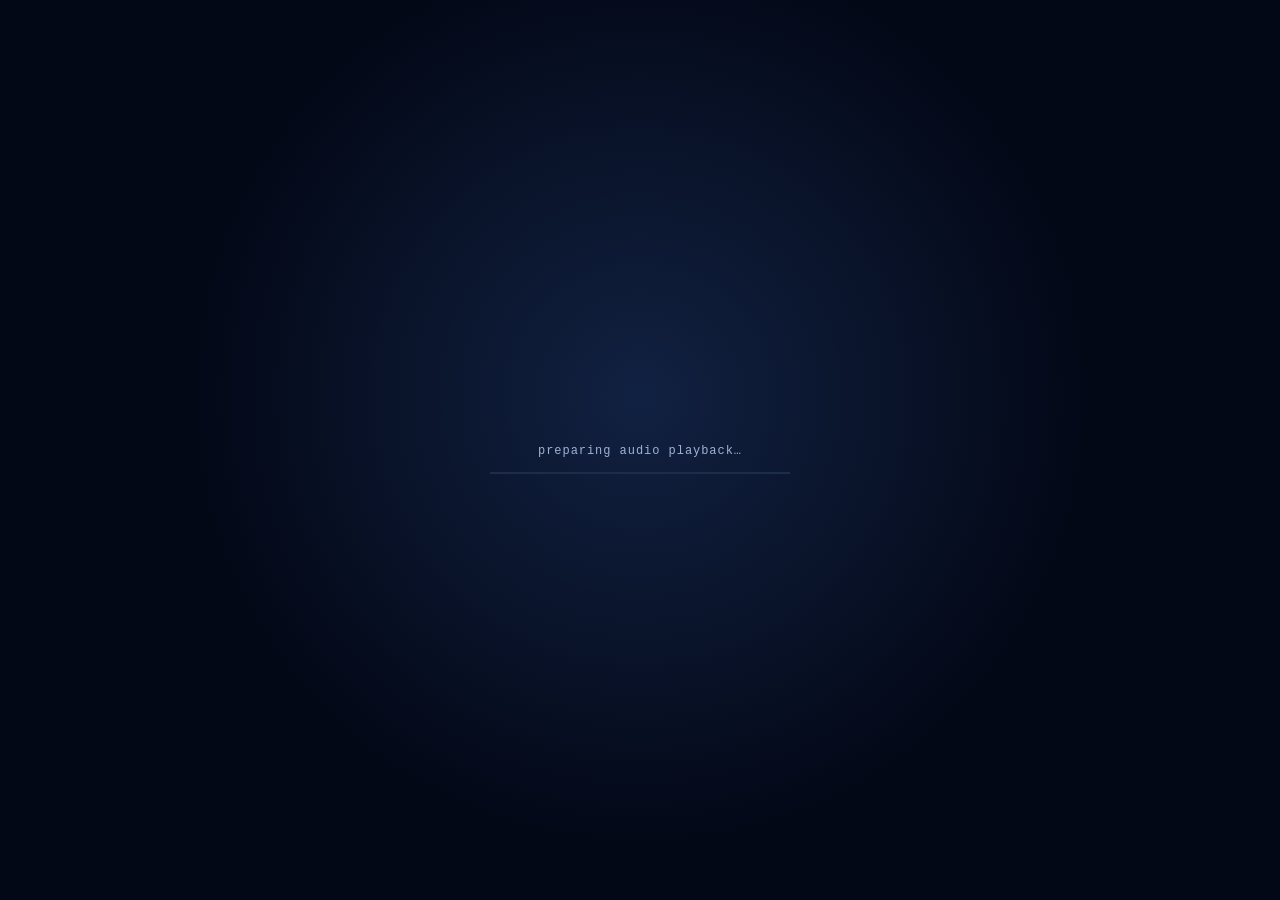
<file: worlds/grass-field/releases/20260912-embodiment/index.html>
<!doctype html>
<html lang="en">
  <head>
    <meta charset="utf-8">
    <meta name="viewport" content="width=device-width, user-scalable=no, initial-scale=1.0">
    <meta name="theme-color" content="#030817">
    <title>QuickWorlds</title>
    <style>
      html, body, #canvas {
        width: 100%;
        height: 100%;
        margin: 0;
        padding: 0;
        border: 0;
      }

      body {
        overflow: hidden;
        background: #030817;
        color: #cedbf1;
        touch-action: none;
      }

      #canvas {
        display: block;
      }

      #canvas:focus {
        outline: none;
      }

      #quickworlds-loading {
        position: fixed;
        inset: 0;
        z-index: 10;
        display: grid;
        place-items: center;
        overflow: hidden;
        background:
          radial-gradient(circle at 50% 44%, rgba(23, 43, 82, 0.72), transparent 55%),
          #030817;
        transition: opacity 800ms ease;
      }

      #quickworlds-loading.ready {
        opacity: 0;
        pointer-events: none;
      }

      #quickworlds-loading.notice {
        background: #101b32;
      }

      #quickworlds-ending {
        position: fixed;
        inset: 0;
        z-index: 20;
        display: grid;
        place-items: center;
        background:
          radial-gradient(circle at 50% 44%, rgba(23, 43, 82, 0.72), transparent 55%),
          #030817;
        color: #9eb2d4;
        opacity: 0;
        visibility: hidden;
        transition: opacity 650ms ease;
        font: 12px/1.4 "Courier New", monospace;
        letter-spacing: 0.08em;
        text-align: center;
      }

      #quickworlds-ending.visible {
        opacity: 1;
        visibility: visible;
      }

      .quickworlds-loading__inner {
        width: min(72vw, 420px);
        text-align: center;
      }

      #quickworlds-loading-state {
        min-height: 1.4em;
        margin: 1.1rem 0 0;
        color: #9eb2d4;
        font: 12px/1.4 "Courier New", monospace;
        letter-spacing: 0.08em;
      }

      #quickworlds-loading-progress {
        width: min(46vw, 300px);
        height: 2px;
        margin: 0.75rem auto 0;
        overflow: hidden;
        background: #1c2c4b;
      }

      #quickworlds-loading-progress span {
        display: block;
        width: 0;
        height: 100%;
        background: #7fa6dc;
        transition: width 120ms linear;
      }

    </style>
    <link id="-gd-engine-icon" rel="icon" type="image/png" href="index.icon.png" />
<link rel="apple-touch-icon" href="index.apple-touch-icon.png"/>
<link rel="manifest" href="index.manifest.json">

  </head>
  <body>
    <canvas id="canvas">Your browser does not support the canvas tag.</canvas>
    <noscript>Your browser does not support JavaScript.</noscript>

    <div id="quickworlds-loading" role="status" aria-live="polite">
      <div class="quickworlds-loading__inner">
        <p id="quickworlds-loading-state">loading Grass Field…</p>
        <div id="quickworlds-loading-progress" aria-hidden="true"><span></span></div>
      </div>
    </div>

    <div id="quickworlds-ending" role="status" aria-live="polite">
      QUICKWORLDS COMING SOON
    </div>

    <script src="index.js"></script>
    <script>
      (() => {
        "use strict";

        const config = {"args":[],"canvasResizePolicy":2,"emscriptenPoolSize":8,"ensureCrossOriginIsolationHeaders":true,"executable":"index","experimentalVK":false,"fileSizes":{"index.pck":33447380,"index.wasm":38820072},"focusCanvas":false,"gdextensionLibs":[],"godotPoolSize":4,"serviceWorker":"index.service.worker.js"};
        config.mainPack = "index.pck?v=20260908-grass-field-v1-laptop";
        config.fileSizes[config.mainPack] = config.fileSizes["index.pck"];
        const overlay = document.getElementById("quickworlds-loading");
        const state = document.getElementById("quickworlds-loading-state");
        const progress = document.querySelector("#quickworlds-loading-progress span");
        const ending = document.getElementById("quickworlds-ending");

        window.addEventListener("quickworld-exited", () => {
          ending.classList.add("visible");
        }, { once: true });

        const fail = (error) => {
          console.error(error);
          overlay.classList.add("notice");
          state.textContent = error instanceof Error ? error.message : String(error);
        };

        window.addEventListener("quickworld-ready", () => {
          state.textContent = "Grass Field";
          progress.style.width = "100%";
          overlay.classList.add("ready");
          window.setTimeout(() => {
            overlay.remove();
          }, 850);
        }, { once: true });

        const engine = new Engine(config);
        const missing = Engine.getMissingFeatures({ threads: true });
        if (missing.length) {
          if (config.serviceWorker && window.isSecureContext && !navigator.serviceWorker.controller) {
            state.textContent = "preparing audio playback…";
            engine.installServiceWorker().then(() => Promise.race([
              navigator.serviceWorker.ready,
              new Promise((_, reject) => setTimeout(() => reject(new Error('Browser audio setup timed out. Please reload.')), 30000)),
            ])).then(() => {
              if (sessionStorage.getItem(location.pathname + ':isolation-retry')) {
                fail(new Error('Browser isolation could not be enabled. Please try another browser.'));
                return;
              }
              sessionStorage.setItem(location.pathname + ':isolation-retry', '1');
              location.reload();
            }).catch(fail);
            return;
          }
          fail(new Error(`This browser is missing: ${missing.join(", ")}`));
          return;
        }
        sessionStorage.removeItem(location.pathname + ':isolation-retry');
        engine.startGame({
          onProgress(current, total) {
            if (current > 0 && total > 0) {
              progress.style.width = `${Math.min(100, (current / total) * 100)}%`;
            }
          },
        }).catch(fail);
      })();
    </script>
  </body>
</html>
</file>
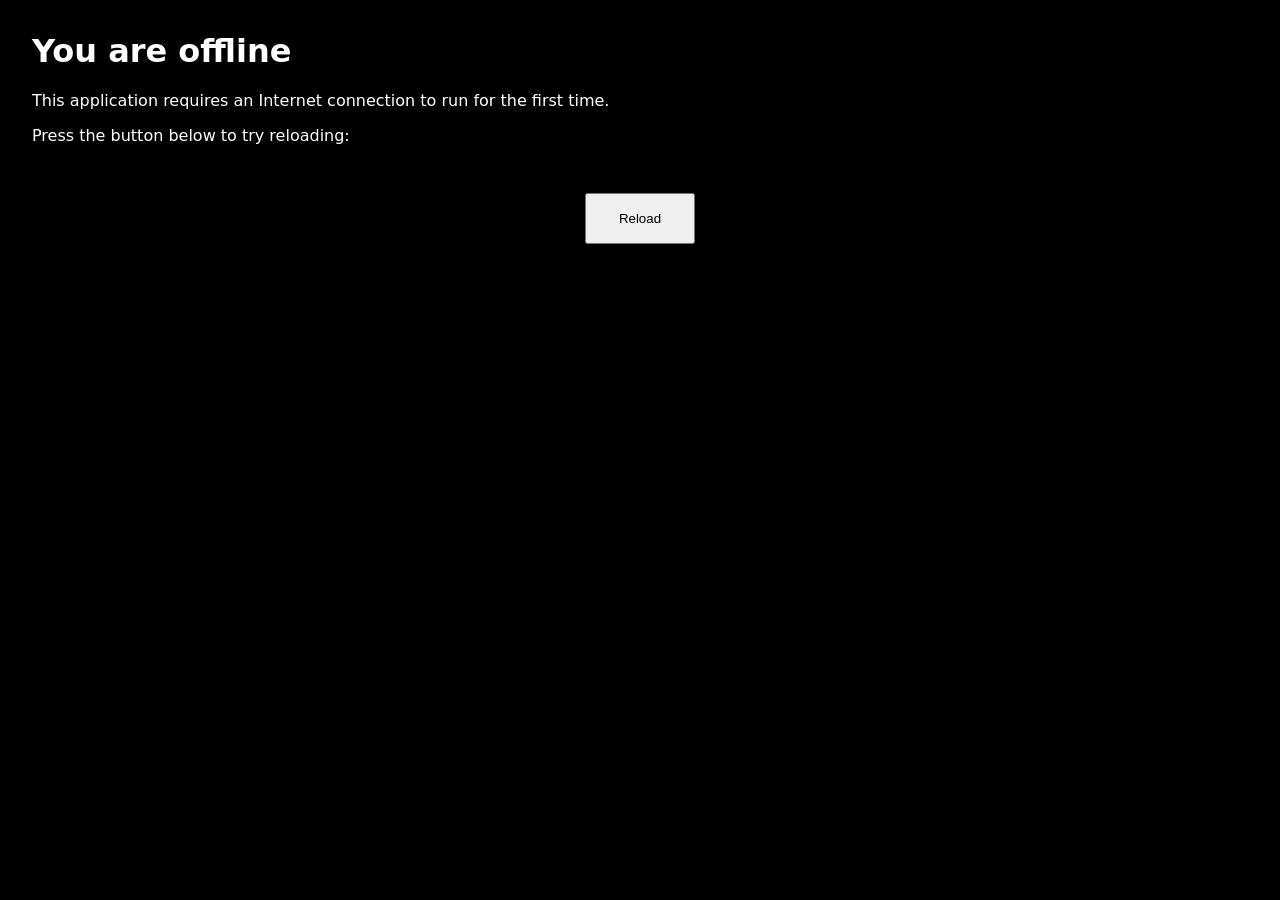
<file: test/builds/20260908-threaded-audio/index.offline.html>
<!DOCTYPE html>
<html lang="en">
	<head>
		<meta charset="utf-8">
		<meta http-equiv="X-UA-Compatible" content="IE=edge">
		<meta name="viewport" content="width=device-width, initial-scale=1">
		<title>You are offline</title>
		<style>
html {
	background-color: #000000;
	color: #ffffff;
}

body {
	font-family: system-ui, -apple-system, "Segoe UI", Roboto, "Helvetica Neue", Arial, "Noto Sans", sans-serif, "Apple Color Emoji", "Segoe UI Emoji", "Segoe UI Symbol", "Noto Color Emoji";
	margin: 2rem;
}

p {
	margin-block: 1rem;
}

button {
	display: block;
	padding: 1rem 2rem;
	margin: 3rem auto 0;
}
		</style>
	</head>
	<body>
		<h1>You are offline</h1>
		<p>This application requires an Internet connection to run for the first time.</p>
		<p>Press the button below to try reloading:</p>
		<button type="button">Reload</button>
		<script>
document.querySelector('button').addEventListener('click', () => {
	window.location.reload();
});
		</script>
	</body>
</html>
</file>
<file: styles.css>
:root {
  color-scheme: light;
  --ink: #11131a;
  --blue: #0000aa;
  --rule: #5555cc;
  --paper: #f8f8f4;
  --box-light: #ffffff;
  --box-mid: #9b9b9b;
  --box-dark: #383838;
}

* {
  box-sizing: border-box;
}

html {
  min-width: 280px;
  background-color: var(--paper);
  background-image: radial-gradient(#cfcfca 0.45px, transparent 0.55px);
  background-size: 3px 3px;
}

body {
  display: flex;
  min-height: 100vh;
  min-height: 100svh;
  margin: 0;
  color: var(--ink);
  font-family: "Courier New", Courier, ui-monospace, monospace;
  font-size: 13px;
  line-height: 1.28;
}

.page-shell {
  width: min(100% - 28px, 510px);
  margin: clamp(34px, 8vh, 68px) auto auto;
  padding: 0 0 22px;
  text-align: center;
}

.site-header h1 {
  margin: 0;
  color: var(--blue);
  font-family: Georgia, "Times New Roman", serif;
  font-size: clamp(32px, 9vw, 43px);
  font-weight: 700;
  line-height: 1;
  letter-spacing: 1px;
  text-shadow: 2px 2px 0 #b9b9b9;
}

.rule {
  height: 1px;
  background: var(--rule);
}

.rule--ornamented {
  position: relative;
  margin: 5px 18px 13px;
}

.rule--ornamented::before,
.rule--ornamented::after,
.rule--ornamented span {
  position: absolute;
  top: 50%;
  width: 5px;
  height: 5px;
  border: 1px solid var(--rule);
  background: var(--blue);
  content: "";
  transform: translateY(-50%);
}

.rule--ornamented::before {
  left: -1px;
}

.rule--ornamented::after {
  right: -1px;
}

.rule--ornamented span {
  left: 50%;
  background: var(--paper);
  transform: translate(-50%, -50%);
}

.subtitle {
  margin: 0;
  font-weight: 700;
  letter-spacing: 0.1px;
}

.labyrinth {
  width: min(54%, 220px);
  margin: 10px auto 12px;
}

.labyrinth img {
  display: block;
  width: 100%;
  height: auto;
  filter: contrast(0.92) drop-shadow(1px 1px 0 #b7b7b3);
}

.labyrinth a {
  display: block;
  border-radius: 2px;
}

.labyrinth a:focus-visible {
  outline: 2px dotted #213f55;
  outline-offset: 4px;
}

.status-box {
  display: grid;
  grid-template-columns: 27px 1fr;
  align-items: center;
  width: min(100%, 480px);
  min-height: 56px;
  margin: 0 auto;
  padding: 7px 11px 7px 9px;
  border-top: 2px solid var(--box-dark);
  border-left: 2px solid var(--box-dark);
  border-right: 2px solid var(--box-light);
  border-bottom: 2px solid var(--box-light);
  background: #f4f4f1;
  box-shadow:
    inset 1px 1px 0 var(--box-mid),
    inset -1px -1px 0 #c8c8c8,
    1px 1px 0 #777;
  text-align: left;
}

.globe {
  display: inline-block;
  width: 23px;
  height: 23px;
  overflow: hidden;
  font-family: "Apple Color Emoji", "Segoe UI Emoji", sans-serif;
  font-size: 20px;
  line-height: 23px;
}

.status-box p {
  margin: 0;
  font-size: 12px;
  font-weight: 700;
}

.enter-link {
  margin: 18px 0 7px;
  font-weight: 700;
}

.contact-link {
  margin: 0 0 17px;
  font-weight: 700;
}

.mobile-world-message {
  max-width: 440px;
  margin: 10px auto 16px;
  padding: 8px 10px;
  border: 1px dotted var(--rule);
  color: #660000;
  background: #ffffe8;
  font-weight: 700;
}

.mobile-world-message[hidden] {
  display: none;
}

a,
a:visited {
  color: var(--blue);
  text-decoration: underline;
}

a:hover,
a:focus-visible {
  color: #aa0000;
}

a:focus-visible {
  outline: 1px dotted currentColor;
  outline-offset: 3px;
}

footer .rule {
  margin: 0 0 14px;
}

footer p {
  margin: 0;
  font-size: 11px;
  font-weight: 700;
}

.loading-overlay {
  position: fixed;
  z-index: 1000;
  inset: 0;
  display: grid;
  place-items: center;
  overflow: hidden;
  background: #02040b;
  cursor: default;
}

.loading-overlay[hidden] {
  display: none;
}

.loading-logo {
  display: block;
  width: min(94vw, 1120px);
  height: auto;
  image-rendering: pixelated;
}

body.loading-active {
  overflow: hidden;
}

.visually-hidden {
  position: absolute;
  width: 1px;
  height: 1px;
  padding: 0;
  margin: -1px;
  overflow: hidden;
  clip: rect(0 0 0 0);
  white-space: nowrap;
  border: 0;
}

@media (max-width: 440px) {
  .page-shell {
    padding-block: 18px;
  }

  .rule--ornamented {
    margin-inline: 4px;
  }

  .status-box {
    grid-template-columns: 25px 1fr;
    padding-inline: 7px;
  }

  .status-box p {
    font-size: 11px;
  }
}

@media (prefers-reduced-motion: reduce) {
  *,
  *::before,
  *::after {
    scroll-behavior: auto !important;
  }
}
</file>
<file: greatcompassion/style.css>
:root{font-family:Arial,Helvetica,sans-serif;color:#292a27;background:#eeece6;font-size:16px;font-synthesis:none;--red:#8a292d;--paper:#fffdf7;--muted:#68655f;--line:#d9d4c9}*{box-sizing:border-box}body{margin:0}button,input,select{font:inherit}button,select,input[type=checkbox],input[type=range]{cursor:pointer}button{color:inherit}button:disabled{opacity:.5;cursor:wait}button:focus-visible,a:focus-visible,select:focus-visible,input:focus-visible,summary:focus-visible{outline:3px solid #3067a1;outline-offset:3px}header,main,footer{max-width:1240px;margin:auto}header{display:flex;justify-content:space-between;align-items:center;padding:28px 24px 22px;gap:18px}.brand{display:flex;gap:14px;align-items:center}.seal{color:var(--red);font-size:48px;line-height:1}.eyebrow{font-size:.75rem;letter-spacing:.16em;font-weight:700;color:var(--red);margin:0}h1{font-family:Georgia,serif;font-weight:400;font-size:1.9rem;margin:5px 0 0}a{color:var(--red)}.source{font-size:.875rem;text-decoration:none;border-bottom:1px solid #ba9897;padding:8px 0;flex-shrink:0}main{padding:0 24px}.player{position:sticky;top:12px;z-index:3;border:1px solid #cfc8bd;padding:20px 24px 0;background:#f8f6f0;box-shadow:0 6px 24px #28201509;border-radius:12px}.player-top{display:flex;justify-content:space-between;align-items:center;gap:16px;margin-bottom:16px}.recording-label{font-size:.8125rem;color:var(--muted)}.transport{display:flex;align-items:center;gap:20px}.play-button{display:grid;place-items:center;flex:0 0 56px;width:56px;height:56px;border-radius:50%;border:none;background:var(--red);color:white;font-size:1.3rem;box-shadow:0 3px 0 #672024}.play-button:hover{background:#762126}.play-button:active{transform:translateY(1px);box-shadow:none}.timeline{flex:1;min-width:0}.transport-title,.transport-caption{display:flex;align-items:center;justify-content:space-between;gap:16px}.transport-title strong{font-size:1rem;font-weight:600}#clock{font-size:.8125rem;font-variant-numeric:tabular-nums;white-space:nowrap;color:#4e4a43}#clock span{color:var(--muted)}#seek{display:block;width:100%;height:24px;margin:4px 0;accent-color:var(--red)}.transport-caption{font-size:.8125rem;color:var(--muted);min-height:22px}.text-button{border:0;padding:0;background:none;font-size:.8125rem;color:var(--red);text-decoration:underline;text-underline-offset:3px;white-space:nowrap}.options{display:flex;flex-wrap:wrap;align-items:center;column-gap:22px;row-gap:12px;font-size:.875rem;margin:17px 0}.options label{display:flex;align-items:center;gap:7px;white-space:nowrap}.options select{color:#39332d;border:1px solid #d4cdc2;border-radius:6px;background:#fffdf7;padding:6px 24px 6px 9px;min-height:34px;max-width:200px}.check-label{display:inline-flex;align-items:center;gap:7px;cursor:pointer;white-space:nowrap}input[type=checkbox]{accent-color:var(--red);width:17px;height:17px;margin:0}.focus-strip{margin:0 -24px;padding:12px 24px 17px;border-top:1px solid #ded7ca;border-radius:0 0 12px 12px;background:#f1eee5}.focus-label{display:flex;justify-content:space-between;align-items:center;color:var(--red);font-size:.6875rem;letter-spacing:.1em;font-weight:700;min-height:28px}.line-nav{display:flex;gap:6px}.icon-button{width:36px;height:28px;border:1px solid #d6cabc;border-radius:5px;background:transparent;font-size:1rem;line-height:1}.icon-button:hover{background:#e8dfd0}.focus-words{font-size:1.2rem;min-height:35px;line-height:1.6;padding-top:2px;word-spacing:1px}.focus-words .word{font-size:inherit}.card-tools{display:flex;justify-content:space-between;align-items:center;gap:20px;padding:21px 2px 17px;color:var(--muted);font-size:.875rem}.card-tools p{margin:0;line-height:1.5}.card-tools strong{font-weight:600;color:#3c3b36}.card-options{display:flex;gap:16px;align-items:center;flex-shrink:0}.subtle-button{border:1px solid #cbbfaf;border-radius:6px;padding:8px 12px;background:transparent;color:#623f35;font-size:.875rem}.subtle-button:hover,.subtle-button[aria-pressed=true]{background:#e1d7c7}.chant-card{background:var(--paper);border:1px solid var(--line);box-shadow:0 8px 30px #25201906;padding:28px 24px;border-radius:3px}.card-heading{display:flex;justify-content:space-between;align-items:center;border-bottom:1px solid var(--line);padding:0 12px 20px;margin-bottom:16px;gap:12px}.card-heading h2{font-family:Georgia,serif;font-weight:400;color:var(--red);font-size:1.45rem;text-transform:uppercase;letter-spacing:.035em;margin:0}.card-heading>span{font-size:.8125rem;color:var(--muted);white-space:nowrap}.columns{display:grid;grid-template-columns:1fr 1fr;gap:22px}.column+.column{border-left:1px solid var(--line);padding-left:18px}.line{display:flex;gap:5px;align-items:baseline;font-size:1.02rem;line-height:1.65;padding:2px 5px 2px 0;border-left:3px solid transparent;border-radius:4px;scroll-margin-top:340px}.line.active-line{background:#f7eee0;border-left-color:var(--red)}.line.selected-line:not(.active-line){background:#f4f0e8}.line-number{display:inline-flex;align-items:center;justify-content:center;width:35px;min-height:36px;flex-shrink:0;font-variant-numeric:tabular-nums;font-size:.8125rem;border:0;background:transparent;border-radius:5px;color:#8a5147}.line-number:hover{background:#eaddca;color:#692026}.line-number:active{background:#d9c3ae}.words{display:block;line-height:1.65}.word{display:inline;border:0;margin:0 1px 0 0;background:transparent;padding:4px 2px;border-radius:4px;font-size:inherit;line-height:inherit;white-space:nowrap;text-align:left}.word:hover{background:#ecdcc7;color:#641d22;box-shadow:inset 0 -1px #8a292d}.word.active-word{background:var(--red);color:#fffdf7;box-shadow:none}.word.selected-word:not(.active-word){box-shadow:inset 0 -2px #8a292d}.concealed .word{color:transparent;text-shadow:0 0 7px #4d484080;user-select:none}.concealed .word:hover,.concealed .word:focus-visible,.concealed .word.active-word{color:transparent;text-shadow:0 0 7px #30272380}.concealed .word.active-word{background:#d6b995}.practice-note{padding:22px 2px 0;font-size:.875rem;line-height:1.7;color:var(--muted);max-width:780px}.practice-note summary{cursor:pointer;color:#574a3b}.practice-note p{margin:12px 0 0}.error{color:#822121;background:#f6e0db;border:1px solid #dbaaa0;padding:12px;font-size:.875rem;border-radius:6px}footer{font-size:.8125rem;color:var(--muted);padding:25px 20px 35px;text-align:center}#gap-label{color:var(--muted)}#gap-label.inactive{opacity:.5}body:has(.player[data-state=loading]) #play-icon{animation:pulse 1s ease-in-out infinite}@keyframes pulse{50%{opacity:.25}}@media(min-width:1200px){.line{font-size:1.09rem}.word{padding:4px 2.5px}}@media(max-width:920px){.columns{grid-template-columns:1fr}.column+.column{border:0;padding:0}.line{font-size:1.2rem}.line-number{width:42px;min-height:42px}.chant-card{padding:24px}.card-tools{align-items:flex-start}.card-tools p{max-width:250px}.options{column-gap:16px}.recording-label{max-width:220px;text-align:right}}@media(max-width:580px){header{padding:20px 14px 18px;gap:12px}.brand{gap:8px}.source{max-width:82px;font-size:.75rem;line-height:1.5;text-align:right;white-space:normal}h1{font-size:1.5rem}.seal{font-size:36px}.eyebrow{font-size:.6875rem}main{padding:0 10px}.player{top:0;padding:16px 14px 0;border-radius:8px}.player-top{gap:8px;margin-bottom:12px;align-items:flex-start}.recording-label{font-size:.75rem;max-width:145px;line-height:1.4}.transport{gap:12px}.play-button{flex-basis:46px;width:46px;height:46px;font-size:1.1rem}.transport-title strong{font-size:.9rem}.transport-title{gap:8px}.transport-caption{display:block;line-height:1.5;font-size:.75rem}.transport-caption .text-button{margin-top:3px;font-size:.75rem}.options{gap:10px 14px;margin:13px 0;font-size:.8125rem}.options select{padding:5px 16px 5px 6px;font-size:.8125rem;max-width:150px}.options #gap-label{margin-left:0}.focus-strip{margin:0 -14px;padding:9px 14px 12px}.focus-words{font-size:1.02rem;min-height:29px;line-height:1.65}.focus-label{font-size:.6875rem}.card-tools{display:block;padding:17px 4px 13px}.card-tools p{max-width:none}.card-options{justify-content:space-between;margin-top:10px}.chant-card{padding:20px 7px}.card-heading{padding:0 7px 15px}.card-heading h2{font-size:1.05rem;line-height:1.3}.line{font-size:1.05rem;line-height:1.8;padding-right:1px}.line-number{width:34px;min-height:42px}.word{padding:7px 1px;margin-right:1px}.line-nav .icon-button{width:38px;height:30px}.practice-note{padding:18px 5px 0}.line{scroll-margin-top:370px}footer{font-size:.75rem}}@media(prefers-reduced-motion:reduce){*,*:before,*:after{animation:none!important;scroll-behavior:auto!important}}@media print{body{background:white}header,.player,.card-tools,.practice-note,footer{display:none}main{padding:0}.chant-card{border:0;box-shadow:none;padding:0}.columns{display:grid;grid-template-columns:1fr 1fr;gap:12px}.column+.column{padding-left:10px;border-left:1px solid #ddd}.line{font-size:10pt;line-height:1.25;padding:0;background:none!important;border:0}.line-number{width:25px;min-height:0;font-size:9pt}.word{padding:0;margin:0;background:none!important;color:black!important;text-shadow:none!important}.card-heading{padding-bottom:10px;margin-bottom:10px}.card-heading h2{font-size:16pt}.words{line-height:1.25}}

@media(max-width:580px){.options,.options select,.transport-caption,.transport-caption .text-button{font-size:.875rem}.eyebrow,.focus-label{font-size:.75rem}}

h1{font-family:Arial,Helvetica,sans-serif;font-size:1.7rem;font-weight:600;margin:0;line-height:1.2}.subtitle{color:var(--muted);font-size:.9375rem;margin:7px 0 0}@media(max-width:580px){h1{font-size:1.25rem}.subtitle{font-size:.875rem}}

.focus-label{gap:8px;flex-wrap:wrap}.line-nav{align-items:center}.line-nav .subtle-button{font-size:.875rem;padding:5px 8px;letter-spacing:0;font-weight:400;min-height:30px;line-height:1.2}
</file>
